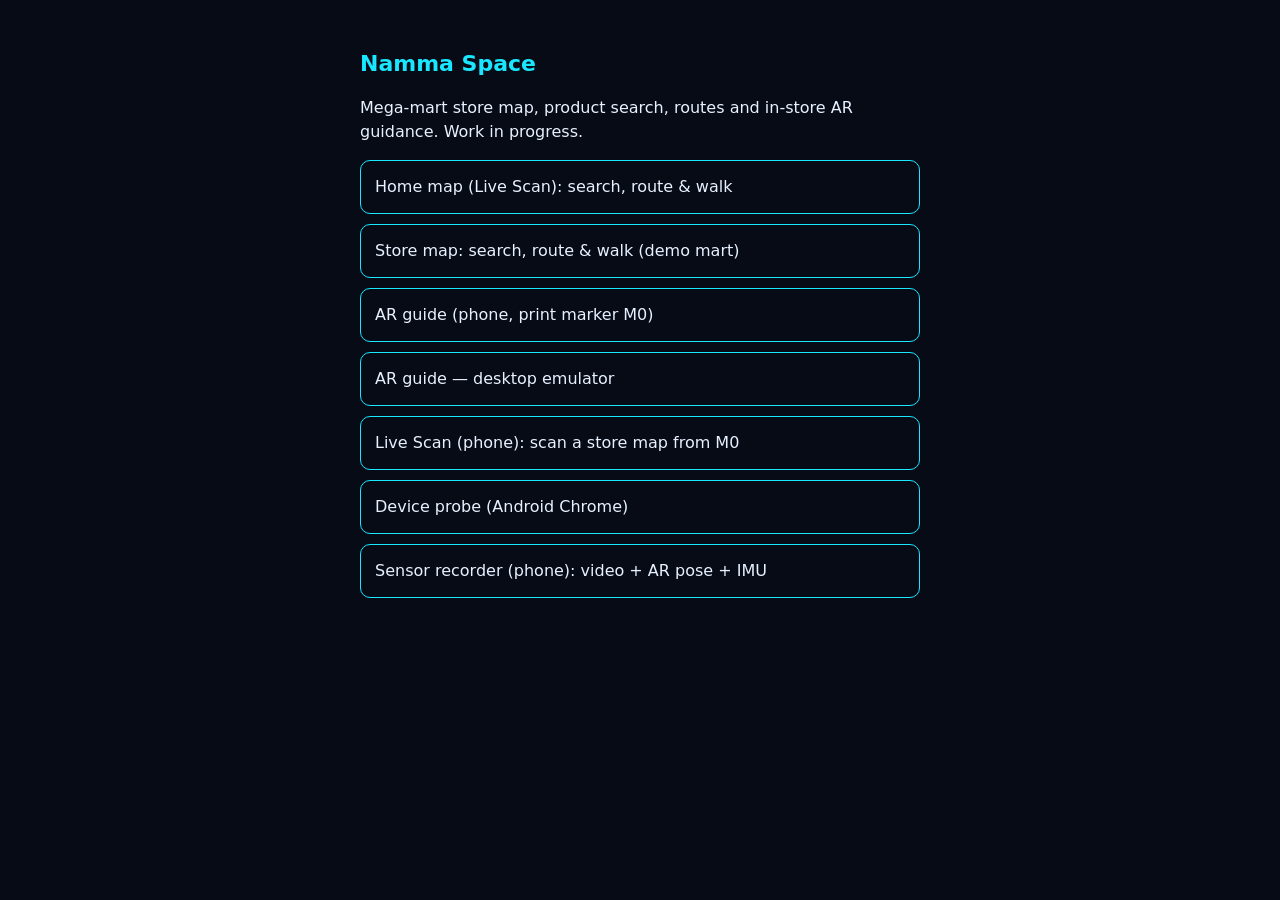
<file: index.html>
<!doctype html>
<html lang="en">
<head>
<meta charset="utf-8" />
<meta name="viewport" content="width=device-width, initial-scale=1" />
<title>Namma Space</title>
<style>
  body { margin: 0; background: #070b16; color: #e8f1ff; font: 16px/1.5 system-ui, sans-serif; }
  main { max-width: 560px; margin: 0 auto; padding: 32px 16px; }
  h1 { color: #19e6ff; font-size: 22px; }
  a { display: block; padding: 14px; margin: 10px 0; border: 1px solid #19e6ff; border-radius: 10px; color: #e8f1ff; text-decoration: none; }
</style>
</head>
<body>
<main>
  <h1>Namma Space</h1>
  <p>Mega-mart store map, product search, routes and in-store AR guidance. Work in progress.</p>
  <a href="app/?store=home">Home map (Live Scan): search, route &amp; walk</a>
  <a href="app/?store=demo-mart">Store map: search, route &amp; walk (demo mart)</a>
  <a href="app/ar.html?store=demo-mart">AR guide (phone, print marker M0)</a>
  <a href="app/ar.html?store=demo-mart&amp;emulate=1">AR guide — desktop emulator</a>
  <a href="app/scan.html?store=home">Live Scan (phone): scan a store map from M0</a>
  <a href="probe/">Device probe (Android Chrome)</a>
  <a href="record/">Sensor recorder (phone): video + AR pose + IMU</a>
</main>
</body>
</html>
</file>
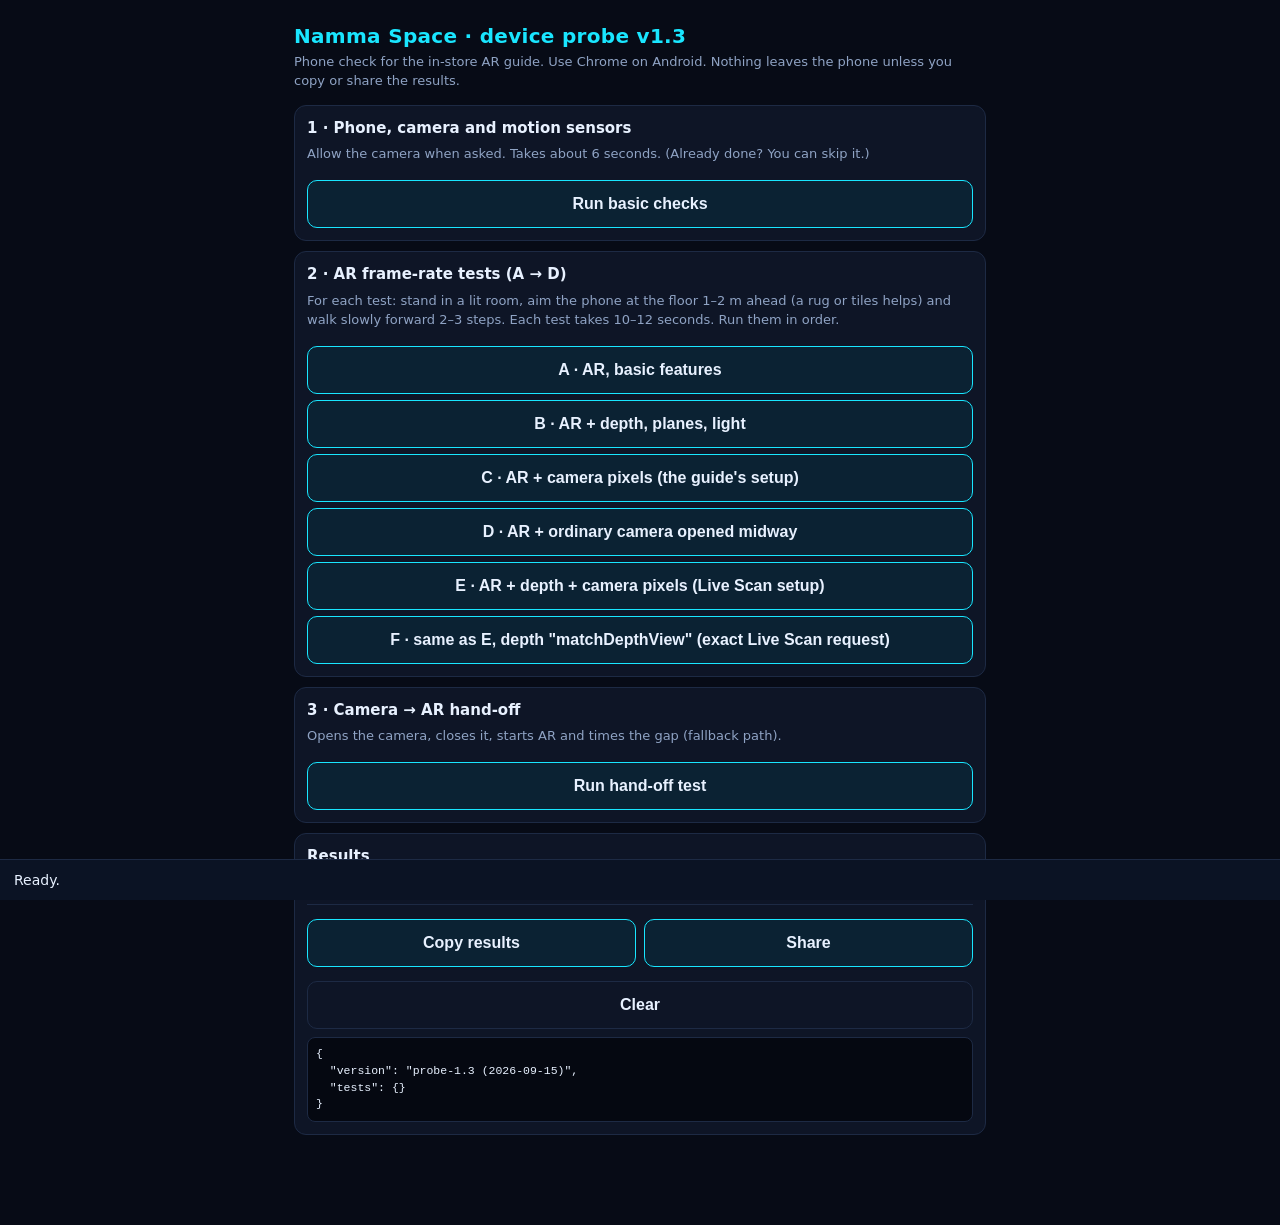
<file: probe/index.html>
<!doctype html>
<html lang="en">
<head>
<meta charset="utf-8" />
<meta name="viewport" content="width=device-width, initial-scale=1, viewport-fit=cover" />
<title>Namma Space — Device probe</title>
<style>
  :root { --bg:#070b16; --panel:#0e1526; --line:#1d2a44; --text:#e8f1ff; --muted:#8fa3c4; --cyan:#19e6ff; --ok:#3ddc84; --bad:#ff5d5d; --warn:#ffb020; }
  * { box-sizing: border-box; }
  body { margin:0; background:var(--bg); color:var(--text); font:15px/1.45 system-ui, -apple-system, "Segoe UI", Roboto, sans-serif; }
  main { max-width: 720px; margin: 0 auto; padding: 16px 14px 80px; }
  h1 { font-size: 20px; margin: 6px 0 2px; color: var(--cyan); letter-spacing: .3px; }
  p.sub { margin: 0 0 14px; color: var(--muted); font-size: 13px; }
  section { background: var(--panel); border: 1px solid var(--line); border-radius: 12px; padding: 12px; margin: 10px 0; }
  h2 { font-size: 15px; margin: 0 0 6px; }
  .hint { color: var(--muted); font-size: 13px; margin: 0 0 10px; }
  button { width: 100%; min-height: 48px; border-radius: 10px; border: 1px solid var(--cyan); background: #0b2233; color: var(--text); font-size: 16px; font-weight: 600; margin-top: 6px; }
  button:active { background: #103349; }
  button:disabled { opacity: .5; }
  button.done { border-color: var(--ok); }
  .row { display:flex; gap:8px; margin-top: 8px; }
  .row button { flex:1; }
  #summary { list-style: none; margin: 0; padding: 0; }
  #summary li { display:flex; justify-content:space-between; gap:10px; padding: 5px 0; border-bottom: 1px solid var(--line); font-size: 14px; }
  #summary li.head { color: var(--cyan); font-weight: 600; border-bottom-color: var(--cyan); padding-top: 10px; }
  .v { font-weight: 600; text-align: right; }
  .ok { color: var(--ok); } .bad { color: var(--bad); } .warn { color: var(--warn); }
  pre { white-space: pre-wrap; word-break: break-word; font-size: 11.5px; background: #050811; border: 1px solid var(--line); border-radius: 8px; padding: 8px; max-height: 45vh; overflow: auto; margin: 8px 0 0; }
  video { width: 100%; max-height: 180px; background: #000; border-radius: 8px; margin-top: 8px; display: none; }
  #status { position: fixed; left: 0; right: 0; bottom: 0; padding: 10px 14px; background: #0b1324; border-top: 1px solid var(--line); font-size: 14px; }
  #overlay { display: none; position: fixed; inset: 0; color: #fff; font: 600 20px/1.4 system-ui, sans-serif; text-align: center; padding: 28vh 16px 0; text-shadow: 0 1px 4px #000; }
  #overlay small { display:block; font-weight: 400; font-size: 15px; margin-top: 8px; }
  #overlay button { position: absolute; left: 20%; right: 20%; bottom: 8vh; width: auto; }
</style>
</head>
<body>
<main>
  <h1>Namma Space · device probe v1.3</h1>
  <p class="sub">Phone check for the in-store AR guide. Use Chrome on Android. Nothing leaves the phone unless you copy or share the results.</p>

  <section>
    <h2>1 · Phone, camera and motion sensors</h2>
    <p class="hint">Allow the camera when asked. Takes about 6 seconds. (Already done? You can skip it.)</p>
    <button id="btnBasics">Run basic checks</button>
    <video id="preview" playsinline muted></video>
  </section>

  <section>
    <h2>2 · AR frame-rate tests (A → D)</h2>
    <p class="hint">For each test: stand in a lit room, aim the phone at the floor 1–2 m ahead (a rug or tiles helps) and walk slowly forward 2–3 steps. Each test takes 10–12 seconds. Run them in order.</p>
    <button id="btnA">A · AR, basic features</button>
    <button id="btnB">B · AR + depth, planes, light</button>
    <button id="btnC">C · AR + camera pixels (the guide's setup)</button>
    <button id="btnD">D · AR + ordinary camera opened midway</button>
    <button id="btnE">E · AR + depth + camera pixels (Live Scan setup)</button>
    <button id="btnF">F · same as E, depth "matchDepthView" (exact Live Scan request)</button>
  </section>

  <section>
    <h2>3 · Camera → AR hand-off</h2>
    <p class="hint">Opens the camera, closes it, starts AR and times the gap (fallback path).</p>
    <button id="btnHandoff">Run hand-off test</button>
  </section>

  <section>
    <h2>Results</h2>
    <ul id="summary"></ul>
    <div class="row">
      <button id="btnCopy">Copy results</button>
      <button id="btnShare">Share</button>
    </div>
    <div class="row"><button id="btnClear" style="border-color:var(--line);background:transparent">Clear</button></div>
    <pre id="json">{}</pre>
  </section>
</main>
<div id="status">Ready.</div>
<div id="overlay"><span id="overlayText">Measuring…</span><small id="overlaySub"></small><button id="btnEnd">End test</button></div>

<script>
'use strict';
const VERSION = 'probe-1.3 (2026-09-15)';
const $ = (id) => document.getElementById(id);
const STORE_KEY = 'namma-probe-results';
let R = {};
try { R = JSON.parse(localStorage.getItem(STORE_KEY) || '{}'); } catch (_) { R = {}; }
if (R.version && R.version.startsWith('probe-1.0')) {
  R.previousV10 = { ar: R.ar, handoff: R.handoff, cameraAccess: R.cameraAccess };
  delete R.ar; delete R.handoff; delete R.cameraAccess;
}
R.version = VERSION;
R.tests = R.tests || {};

const sleep = (ms) => new Promise((r) => setTimeout(r, ms));
const round = (x, d = 1) => (typeof x === 'number' && isFinite(x) ? Math.round(x * 10 ** d) / 10 ** d : x);
const errInfo = (e) => (e ? { name: e.name || 'Error', message: String(e.message || e) } : null);
function setStatus(t) { $('status').textContent = t; }
function save() {
  R.updatedAt = new Date().toISOString();
  try { localStorage.setItem(STORE_KEY, JSON.stringify(R)); } catch (_) {}
  render();
}
function withTimeout(p, ms, label) {
  return Promise.race([p, new Promise((_, rej) => setTimeout(() => rej(Object.assign(new Error(label + ' timed out after ' + ms + ' ms'), { name: 'Timeout' })), ms))]);
}
function stats(arr) {
  if (!arr.length) return null;
  const s = [...arr].sort((a, b) => a - b);
  const q = (p) => s[Math.min(s.length - 1, Math.floor(p * (s.length - 1)))];
  return { n: s.length, median: round(q(0.5), 2), p95: round(q(0.95), 2), max: round(s[s.length - 1], 2) };
}

// ---------- summary ----------
function li(label, value, cls) { return `<li><span>${label}</span><span class="v ${cls || ''}">${value}</span></li>`; }
function head(label) { return `<li class="head"><span>${label}</span><span></span></li>`; }
const TEST_LABELS = { A: 'A · basic AR', B: 'B · + depth/planes/light', C: 'C · + camera pixels', D: 'D · + ordinary camera midway', E: 'E · depth + camera pixels', F: 'F · E + matchDepthView' };
function render() {
  const s = [];
  const b = R.basics;
  if (b) {
    s.push(head('Phone'));
    s.push(li('Device', (b.model || '') + ' · Android ' + (b.platformVersion || '?')));
    s.push(li('Chrome', b.chromeVersion || '?'));
    const cam = b.camera && b.camera.ok;
    s.push(li('Rear camera', cam ? `${b.camera.settings.width}×${b.camera.settings.height} @ ${round(b.camera.measuredFps)} fps` : 'failed', cam ? 'ok' : 'bad'));
    const rate = b.sensors && (b.sensors.gyroscope?.hz || b.sensors.deviceorientation?.hz);
    s.push(li('Gyro rate', rate ? round(rate) + ' Hz' : 'none', rate >= 50 ? 'ok' : rate ? 'warn' : 'bad'));
  }
  for (const k of ['A', 'B', 'C', 'D', 'E', 'F']) {
    const t = R.tests[k];
    if (!t) continue;
    s.push(head(TEST_LABELS[k]));
    if (!t.sessionStarted) { s.push(li('AR start', 'failed: ' + (t.error?.name || '?'), 'bad')); continue; }
    s.push(li('Frame rate (median)', round(t.fpsMedian) + ' fps', t.fpsMedian >= 28 ? 'ok' : t.fpsMedian >= 20 ? 'warn' : 'bad'));
    s.push(li('Worst frames (p95 gap)', round(t.frameIntervalMs?.p95, 0) + ' ms', t.frameIntervalMs?.p95 <= 50 ? 'ok' : 'warn'));
    s.push(li('Floor found in frames', round(100 * t.hitFrameFraction, 0) + ' %', t.hitFrameFraction > 0.5 ? 'ok' : t.hitFrameFraction > 0 ? 'warn' : 'bad'));
    s.push(li('Walked (tracked)', round(t.trackedPathM, 2) + ' m', t.trackedPathM > 0.5 ? 'ok' : 'warn'));
    if (t.depth) {
      s.push(li('Depth valid', round(100 * t.depth.validFraction, 0) + ' %', t.depth.validFraction > 0.5 ? 'ok' : 'warn'));
      s.push(li('Depth updating (changed reads)', round(100 * (1 - t.depth.staleFraction), 0) + ' %', t.depth.staleFraction < 0.5 ? 'ok' : 'bad'));
      if (t.depth.missingReads) s.push(li('Depth missing reads', t.depth.missingReads, 'warn'));
    } else if (t.features && t.features.includes('depth-sensing')) s.push(li('Depth', t.enabledFeatures?.includes('depth-sensing') ? 'granted, never read' : 'NOT granted', 'bad'));
    if (t.camera) {
      const c = t.camera;
      s.push(li('Camera frames read', c.images ? `${c.images} (${c.width}×${c.height})` : 'none', c.images ? 'ok' : 'bad'));
      if (c.smallReadMs) s.push(li(`Read ${c.smallSize?.join('×')}`, c.smallReadMs.median + ' ms (p95 ' + c.smallReadMs.p95 + ')', c.smallReadMs.p95 < 12 ? 'ok' : 'warn'));
      if (c.fullReadMs) s.push(li('Read full frame', c.fullReadMs.median + ' ms', c.fullReadMs.median < 30 ? 'ok' : 'warn'));
    }
    if (t.cameraDuringAr) {
      const g = t.cameraDuringAr;
      s.push(li('Camera opened during AR', g.ok ? 'yes' : 'no (' + (g.error?.name || '?') + ')', g.ok ? 'ok' : 'warn'));
      if (t.perSecond) s.push(li('fps per second', t.perSecond.map((x) => x[0]).join(' '), ''));
    }
  }
  const h = R.handoff;
  if (h) { s.push(head('Hand-off')); s.push(li('Camera stop → tracked AR', h.ok ? round(h.stopToTrackedMs ?? h.stopToFirstXrFrameMs, 0) + ' ms' : 'failed', h.ok ? 'ok' : 'bad')); }
  $('summary').innerHTML = s.join('') || li('Nothing run yet', '');
  $('json').textContent = JSON.stringify(R, null, 2);
  for (const k of ['A', 'B', 'C', 'D', 'E', 'F']) $('btn' + k).classList.toggle('done', !!R.tests[k]?.sessionStarted);
}
render();

// ---------- 1. basics ----------
async function gatherEnv() {
  const env = {
    userAgent: navigator.userAgent, secureContext: window.isSecureContext,
    deviceMemoryGb: navigator.deviceMemory ?? null, hardwareConcurrency: navigator.hardwareConcurrency ?? null,
    screen: { w: screen.width, h: screen.height, dpr: devicePixelRatio },
  };
  const m = navigator.userAgent.match(/Chrome\/([\d.]+)/); env.chromeVersion = m ? m[1] : null;
  try {
    if (navigator.userAgentData?.getHighEntropyValues) {
      const hv = await navigator.userAgentData.getHighEntropyValues(['model', 'platformVersion', 'fullVersionList']);
      env.model = hv.model; env.platformVersion = hv.platformVersion;
      const full = (hv.fullVersionList || []).find((x) => /Chrom/.test(x.brand));
      if (full) env.chromeVersion = full.version;
    }
  } catch (e) { env.uaDataError = errInfo(e); }
  try {
    const gl = document.createElement('canvas').getContext('webgl2');
    if (gl) { const dbg = gl.getExtension('WEBGL_debug_renderer_info'); env.webgl2 = { renderer: dbg ? gl.getParameter(dbg.UNMASKED_RENDERER_WEBGL) : gl.getParameter(gl.RENDERER), maxTexture: gl.getParameter(gl.MAX_TEXTURE_SIZE) }; }
  } catch (e) { env.webgl2 = { error: errInfo(e) }; }
  env.webgpu = { available: !!navigator.gpu };
  try {
    if (navigator.gpu) { const ad = await withTimeout(navigator.gpu.requestAdapter(), 3000, 'requestAdapter'); env.webgpu.adapter = !!ad; if (ad?.info) env.webgpu.info = { vendor: ad.info.vendor, architecture: ad.info.architecture }; }
  } catch (e) { env.webgpu.error = errInfo(e); }
  env.xr = { available: !!navigator.xr };
  try { if (navigator.xr) env.xr.immersiveArSupported = await navigator.xr.isSessionSupported('immersive-ar'); } catch (e) { env.xr.error = errInfo(e); }
  return env;
}
function countEvents(target, type, ms, pick) {
  return new Promise((resolve) => {
    let n = 0, first = null, last = null, sample = null;
    const h = (ev) => { const t = performance.now(); if (first === null) first = t; last = t; n++; if (!sample && pick) sample = pick(ev); };
    target.addEventListener(type, h);
    setTimeout(() => { target.removeEventListener(type, h); resolve({ events: n, hz: n > 1 ? round((n - 1) / ((last - first) / 1000)) : 0, sample }); }, ms);
  });
}
async function genericSensor(name, ms) {
  const Ctor = window[name];
  if (!Ctor) return { available: false };
  return new Promise((resolve) => {
    let s, n = 0, first = null, last = null, done = false;
    const finish = (extra) => {
      if (done) return; done = true; try { s && s.stop(); } catch (_) {}
      resolve(Object.assign({ available: true, readings: n, hz: n > 1 ? round((n - 1) / ((last - first) / 1000)) : 0 }, extra || {}));
    };
    try {
      s = new Ctor({ frequency: 60 });
      s.addEventListener('reading', () => { const t = performance.now(); if (first === null) first = t; last = t; n++; });
      s.addEventListener('error', (ev) => finish({ error: errInfo(ev.error) }));
      s.start(); setTimeout(() => finish(), ms);
    } catch (e) { finish({ error: errInfo(e) }); }
  });
}
async function cameraCheck() {
  const out = { ok: false };
  let stream;
  try {
    stream = await withTimeout(navigator.mediaDevices.getUserMedia({ audio: false, video: { facingMode: { ideal: 'environment' }, width: { ideal: 1920 }, height: { ideal: 1080 } } }), 15000, 'getUserMedia');
    const track = stream.getVideoTracks()[0];
    out.label = track.label; out.settings = track.getSettings();
    if (track.getCapabilities) { const c = track.getCapabilities(); out.capabilities = { width: c.width, height: c.height, frameRate: c.frameRate, focusMode: c.focusMode, exposureMode: c.exposureMode, zoom: c.zoom }; }
    const v = $('preview'); v.style.display = 'block'; v.srcObject = stream; await v.play();
    if (v.requestVideoFrameCallback) {
      let n = 0, t0 = null, t1 = null;
      await new Promise((resolve) => {
        const cb = (now) => { if (t0 === null) t0 = now; t1 = now; n++; if (now - t0 < 2000) v.requestVideoFrameCallback(cb); else resolve(); };
        v.requestVideoFrameCallback(cb); setTimeout(resolve, 3500);
      });
      out.measuredFps = n > 1 ? round((n - 1) / ((t1 - t0) / 1000)) : 0;
    }
    out.ok = true;
  } catch (e) { out.error = errInfo(e); }
  finally { if (stream) stream.getTracks().forEach((t) => t.stop()); $('preview').srcObject = null; $('preview').style.display = 'none'; }
  return out;
}
$('btnBasics').onclick = async () => {
  const btn = $('btnBasics'); btn.disabled = true;
  try {
    setStatus('Reading phone details…');
    const env = await gatherEnv();
    setStatus('Opening the rear camera…');
    const camera = await cameraCheck();
    setStatus('Measuring motion sensors…');
    const [deviceorientation, devicemotion, gyroscope, relOrient] = await Promise.all([
      countEvents(window, 'deviceorientation', 2500), countEvents(window, 'devicemotion', 2500),
      genericSensor('Gyroscope', 2500), genericSensor('RelativeOrientationSensor', 2500),
    ]);
    R.basics = Object.assign(env, { camera, sensors: { deviceorientation, devicemotion, gyroscope, relativeOrientationSensor: relOrient } });
    save(); setStatus('Basic checks done. Next: test A.');
  } catch (e) { setStatus('Basic checks failed: ' + e.message); }
  finally { btn.disabled = false; }
};

// ---------- XR helpers ----------
function makeGl() {
  const canvas = document.createElement('canvas');
  const gl = canvas.getContext('webgl2', { xrCompatible: true, alpha: true, antialias: false, depth: true }) || canvas.getContext('webgl', { xrCompatible: true, alpha: true });
  if (!gl) throw new Error('No WebGL context');
  return gl;
}
async function startSession(optional, extraDepth) {
  const gl = makeGl();
  const init = { requiredFeatures: [], optionalFeatures: optional };
  if (optional.includes('dom-overlay')) init.domOverlay = { root: $('overlay') };
  if (optional.includes('depth-sensing')) init.depthSensing = Object.assign({ usagePreference: ['cpu-optimized', 'gpu-optimized'], dataFormatPreference: ['luminance-alpha', 'float32'] }, extraDepth || {});
  const session = await navigator.xr.requestSession('immersive-ar', init);
  try {
    session.updateRenderState({ baseLayer: new XRWebGLLayer(session, gl) });
    let refSpace, refType = 'local-floor';
    try { refSpace = await session.requestReferenceSpace('local-floor'); }
    catch (_) { refType = 'local'; refSpace = await session.requestReferenceSpace('local'); }
    return { session, gl, refSpace, refType };
  } catch (e) { try { await session.end(); } catch (_) {} throw e; }
}
function showOverlay(text, sub) { $('overlayText').textContent = text; $('overlaySub').textContent = sub || ''; $('overlay').style.display = 'block'; }
function hideOverlay() { $('overlay').style.display = 'none'; }
let endRequested = false;
$('btnEnd').onclick = () => { endRequested = true; };

// Reads WebXR camera-access frames: a 1/4-size copy via a shader every 3rd frame (what a marker
// detector would use) and a full-size read every 45th frame (to price the expensive path).
function makeCameraReader(session, gl) {
  const binding = new XRWebGLBinding(session, gl);
  const r = { images: 0, nullImages: 0, errors: 0, readsSmall: [], readsFull: [], luma: [] };
  const sh = (type, src) => { const o = gl.createShader(type); gl.shaderSource(o, src); gl.compileShader(o); if (!gl.getShaderParameter(o, gl.COMPILE_STATUS)) throw new Error(gl.getShaderInfoLog(o)); return o; };
  const prog = gl.createProgram();
  gl.attachShader(prog, sh(gl.VERTEX_SHADER, 'attribute vec2 p; varying vec2 uv; void main(){ uv = p * 0.5 + 0.5; gl_Position = vec4(p, 0.0, 1.0); }'));
  gl.attachShader(prog, sh(gl.FRAGMENT_SHADER, 'precision mediump float; varying vec2 uv; uniform sampler2D t; void main(){ gl_FragColor = texture2D(t, uv); }'));
  gl.linkProgram(prog);
  const aP = gl.getAttribLocation(prog, 'p'), uT = gl.getUniformLocation(prog, 't');
  const quad = gl.createBuffer();
  gl.bindBuffer(gl.ARRAY_BUFFER, quad);
  gl.bufferData(gl.ARRAY_BUFFER, new Float32Array([-1, -1, 1, -1, -1, 1, 1, 1]), gl.STATIC_DRAW);
  let smallFb = null, smallTex = null, sw = 0, shh = 0, smallBuf = null, fullBuf = null;
  const fullFb = gl.createFramebuffer();
  r.onFrame = (pose, frameNo) => {
    for (const view of pose.views) {
      if (!view.camera) continue;
      let tex;
      try { tex = binding.getCameraImage(view.camera); } catch (e) { r.errors++; r.lastError = errInfo(e); continue; }
      if (!tex) { r.nullImages++; continue; }
      r.images++; r.width = view.camera.width; r.height = view.camera.height;
      if (!smallFb) {
        sw = Math.max(1, Math.round(r.width / 4)); shh = Math.max(1, Math.round(r.height / 4));
        smallTex = gl.createTexture(); gl.bindTexture(gl.TEXTURE_2D, smallTex);
        gl.texImage2D(gl.TEXTURE_2D, 0, gl.RGBA, sw, shh, 0, gl.RGBA, gl.UNSIGNED_BYTE, null);
        gl.texParameteri(gl.TEXTURE_2D, gl.TEXTURE_MIN_FILTER, gl.LINEAR);
        smallFb = gl.createFramebuffer(); gl.bindFramebuffer(gl.FRAMEBUFFER, smallFb);
        gl.framebufferTexture2D(gl.FRAMEBUFFER, gl.COLOR_ATTACHMENT0, gl.TEXTURE_2D, smallTex, 0);
        smallBuf = new Uint8Array(sw * shh * 4);
        r.smallSize = [sw, shh];
      }
      if (frameNo % 3 === 0) {
        const t0 = performance.now();
        gl.bindFramebuffer(gl.FRAMEBUFFER, smallFb); gl.viewport(0, 0, sw, shh);
        gl.disable(gl.DEPTH_TEST); gl.useProgram(prog);
        gl.activeTexture(gl.TEXTURE0); gl.bindTexture(gl.TEXTURE_2D, tex); gl.uniform1i(uT, 0);
        gl.bindBuffer(gl.ARRAY_BUFFER, quad); gl.enableVertexAttribArray(aP); gl.vertexAttribPointer(aP, 2, gl.FLOAT, false, 0, 0);
        gl.drawArrays(gl.TRIANGLE_STRIP, 0, 4);
        gl.readPixels(0, 0, sw, shh, gl.RGBA, gl.UNSIGNED_BYTE, smallBuf);
        r.readsSmall.push(performance.now() - t0);
        if (frameNo % 30 === 0) {
          let sum = 0, sq = 0, n = 0;
          for (let i = 0; i < smallBuf.length; i += 16) { const y = 0.299 * smallBuf[i] + 0.587 * smallBuf[i + 1] + 0.114 * smallBuf[i + 2]; sum += y; sq += y * y; n++; }
          const mean = sum / n; r.luma.push([round(mean), round(Math.sqrt(Math.max(0, sq / n - mean * mean)))]);
        }
      }
      if (frameNo % 45 === 0) {
        const t0 = performance.now();
        gl.bindFramebuffer(gl.FRAMEBUFFER, fullFb);
        gl.framebufferTexture2D(gl.FRAMEBUFFER, gl.COLOR_ATTACHMENT0, gl.TEXTURE_2D, tex, 0);
        if (gl.checkFramebufferStatus(gl.FRAMEBUFFER) === gl.FRAMEBUFFER_COMPLETE) {
          if (!fullBuf || fullBuf.length !== r.width * r.height * 4) fullBuf = new Uint8Array(r.width * r.height * 4);
          gl.readPixels(0, 0, r.width, r.height, gl.RGBA, gl.UNSIGNED_BYTE, fullBuf);
          r.readsFull.push(performance.now() - t0);
        }
        gl.framebufferTexture2D(gl.FRAMEBUFFER, gl.COLOR_ATTACHMENT0, gl.TEXTURE_2D, null, 0);
      }
    }
  };
  r.summary = () => ({ images: r.images, nullImages: r.nullImages, errors: r.errors, lastError: r.lastError || null, width: r.width, height: r.height,
    smallSize: r.smallSize || null, smallReadMs: stats(r.readsSmall), fullReadMs: stats(r.readsFull), lumaMeanStd: r.luma });
  return r;
}

// Opens the ordinary camera while AR runs, keeps it streaming for holdMs, then closes it.
async function holdCameraDuringAr(holdMs) {
  const info = {};
  const t = performance.now();
  let s, v;
  try {
    s = await withTimeout(navigator.mediaDevices.getUserMedia({ video: { facingMode: { ideal: 'environment' }, width: { ideal: 1280 }, height: { ideal: 720 } } }), 4000, 'getUserMedia during AR');
    info.ok = true; info.openMs = round(performance.now() - t, 0);
    const st = s.getVideoTracks()[0].getSettings(); info.settings = { width: st.width, height: st.height };
    v = document.createElement('video'); v.muted = true; v.playsInline = true; v.srcObject = s;
    await v.play().catch(() => {});
    let n = 0, closed = false;
    if (v.requestVideoFrameCallback) { const cb = () => { n++; if (!closed) v.requestVideoFrameCallback(cb); }; v.requestVideoFrameCallback(cb); }
    await sleep(holdMs);
    closed = true; info.videoFramesWhileHeld = n;
  } catch (e) { info.ok = false; info.error = errInfo(e); }
  finally { if (s) s.getTracks().forEach((x) => x.stop()); if (v) v.srcObject = null; }
  return info;
}

const BASIC = ['local-floor', 'hit-test', 'anchors', 'dom-overlay'];
const TESTS = {
  A: { optional: BASIC, durationMs: 10000 },
  B: { optional: [...BASIC, 'depth-sensing', 'plane-detection', 'light-estimation'], durationMs: 10000 },
  C: { optional: [...BASIC, 'camera-access'], durationMs: 12000 },
  D: { optional: BASIC, durationMs: 12000, cameraAt: 4000, cameraHoldMs: 3000 },
  E: { optional: [...BASIC, 'depth-sensing', 'camera-access'], durationMs: 12000 },
  F: { optional: [...BASIC, 'depth-sensing', 'camera-access'], durationMs: 12000, depthInit: { usagePreference: ['cpu-optimized'], dataFormatPreference: ['luminance-alpha'], matchDepthView: true } },
};

async function runArTest(key) {
  const cfg = TESTS[key];
  const buttons = ['A', 'B', 'C', 'D', 'E', 'F'].map((k) => $('btn' + k));
  buttons.forEach((b) => (b.disabled = true)); endRequested = false;
  const out = { features: cfg.optional, sessionStarted: false };
  const tReq = performance.now();
  let ctx;
  try {
    if (!navigator.xr) throw Object.assign(new Error('navigator.xr missing'), { name: 'NoWebXR' });
    ctx = await startSession(cfg.optional, cfg.depthInit);
    const { session, gl, refSpace } = ctx;
    out.sessionStarted = true; out.referenceSpace = ctx.refType;
    out.enabledFeatures = session.enabledFeatures ? Array.from(session.enabledFeatures) : null;
    try { out.depthUsage = session.depthUsage ?? null; } catch (_) { out.depthUsage = null; } // throws when depth-sensing is not enabled
    out.sessionFrameRate = session.frameRate ?? null;
    out.supportedFrameRates = session.supportedFrameRates ? Array.from(session.supportedFrameRates) : null;
    showOverlay('Aim at the floor and walk slowly forward', 'Test ' + key);

    let hitSource = null;
    try { const viewer = await session.requestReferenceSpace('viewer'); hitSource = await session.requestHitTestSource({ space: viewer }); }
    catch (e) { out.hitTestError = errInfo(e); }
    let cam = null;
    if (out.enabledFeatures?.includes('camera-access') && window.XRWebGLBinding) {
      try { cam = makeCameraReader(session, gl); } catch (e) { out.cameraReaderError = errInfo(e); }
    }

    const T = { t0: null, last: null, frames: 0, emulated: 0, hitFrames: 0, planesMax: 0, intervals: [], buckets: [], positions: [], depth: [], depthSig: null, depthReads: 0, depthStale: 0, depthMissing: 0, depthMs: [] };
    let camPromise = null;
    await new Promise((resolve) => {
      const onFrame = (time, frame) => {
        const now = performance.now();
        const pose = frame.getViewerPose(refSpace);
        if (pose) {
          if (T.t0 === null) { T.t0 = now; out.firstFrameMs = round(now - tReq, 0); }
          const elapsed = now - T.t0;
          const sec = Math.floor(elapsed / 1000);
          const bucket = T.buckets[sec] || (T.buckets[sec] = [0, 0]);
          bucket[0]++; T.frames++;
          if (T.last !== null) T.intervals.push(now - T.last);
          T.last = now;
          if (pose.emulatedPosition) T.emulated++;
          if (T.frames % 5 === 0) { const p = pose.transform.position; T.positions.push([p.x, p.y, p.z]); }
          if (hitSource) { try { if (frame.getHitTestResults(hitSource).length) { bucket[1]++; T.hitFrames++; } } catch (_) {} }
          if (frame.detectedPlanes) T.planesMax = Math.max(T.planesMax, frame.detectedPlanes.size);
          if (out.depthUsage === 'cpu-optimized' && T.frames % 3 === 0 && frame.getDepthInformation) {
            try {
              const td = performance.now();
              const d = frame.getDepthInformation(pose.views[0]);
              if (d) {
                let valid = 0, sum = 0, n = 0, sig = '';
                for (let i = 0; i < 8; i++) for (let j = 0; j < 5; j++) { const m = d.getDepthInMeters((i + 0.5) / 8, (j + 0.5) / 5); n++; sig += m.toFixed(3) + ','; if (m > 0) { valid++; sum += m; } }
                T.depthMs.push(performance.now() - td); T.depthReads++;
                if (T.depthSig === sig) T.depthStale++;
                T.depthSig = sig;
                if (T.frames % 15 === 0) T.depth.push([valid / n, valid ? sum / valid : 0]);
                if (!out.depthSize) out.depthSize = [d.width, d.height];
              } else T.depthMissing++;
            } catch (e) { out.depthError = errInfo(e); T.depthMissing++; }
          }
          if (cam) { try { cam.onFrame(pose, T.frames); } catch (e) { out.cameraFrameError = errInfo(e); cam = null; } }
          if (cfg.cameraAt && !camPromise && elapsed > cfg.cameraAt) {
            out.cameraOpenedAtSec = round(elapsed / 1000, 1);
            camPromise = holdCameraDuringAr(cfg.cameraHoldMs).then((i) => { i.closedAtSec = round((performance.now() - T.t0) / 1000, 1); return i; });
          }
          $('overlaySub').textContent = `Test ${key} · ${Math.max(0, (cfg.durationMs - elapsed) / 1000).toFixed(0)} s · ${bucket[0]} fps · ${T.hitFrames ? 'floor found' : 'looking for the floor'}`;
          if (elapsed > cfg.durationMs || endRequested) { resolve(); return; }
        } else if (now - tReq > cfg.durationMs + 10000) { resolve(); return; }
        const layer = session.renderState.baseLayer;
        gl.bindFramebuffer(gl.FRAMEBUFFER, layer.framebuffer);
        gl.viewport(0, 0, layer.framebufferWidth, layer.framebufferHeight);
        gl.clearColor(0, 0, 0, 0); gl.clear(gl.COLOR_BUFFER_BIT | gl.DEPTH_BUFFER_BIT);
        session.requestAnimationFrame(onFrame);
      };
      session.addEventListener('end', () => resolve(), { once: true });
      session.requestAnimationFrame(onFrame);
    });

    const iv = stats(T.intervals);
    out.frames = T.frames;
    out.frameIntervalMs = iv;
    out.fpsMedian = iv ? round(1000 / iv.median) : 0;
    out.fpsOverall = T.last && T.t0 ? round((T.frames - 1) / ((T.last - T.t0) / 1000)) : 0;
    out.perSecond = T.buckets.map((b) => b || [0, 0]);
    out.emulatedFraction = T.frames ? round(T.emulated / T.frames, 3) : 1;
    out.hitFrameFraction = T.frames ? round(T.hitFrames / T.frames, 3) : 0;
    out.planesMax = T.planesMax;
    let path = 0; for (let i = 1; i < T.positions.length; i++) { const a = T.positions[i - 1], b = T.positions[i]; path += Math.hypot(b[0] - a[0], b[2] - a[2]); }
    out.trackedPathM = round(path, 3);
    if (T.depth.length || T.depthReads) out.depth = { samples: T.depth.length, reads: T.depthReads, validFraction: T.depth.length ? round(T.depth.reduce((s, d) => s + d[0], 0) / T.depth.length, 3) : 0, meanM: T.depth.length ? round(T.depth.reduce((s, d) => s + d[1], 0) / T.depth.length, 2) : 0, staleFraction: T.depthReads ? round(T.depthStale / T.depthReads, 3) : 1, missingReads: T.depthMissing, readMs: stats(T.depthMs) };
    else if (out.depthUsage) out.depth = { reads: 0, missingReads: T.depthMissing, staleFraction: 1, validFraction: 0 };
    if (cam) out.camera = cam.summary();
    if (camPromise) out.cameraDuringAr = await withTimeout(camPromise, 8000, 'camera hold').catch((e) => ({ ok: false, error: errInfo(e) }));
    try { await session.end(); } catch (_) {}
  } catch (e) {
    out.error = errInfo(e);
    try { ctx?.session?.end(); } catch (_) {}
  } finally {
    hideOverlay();
    R.tests[key] = out; save();
    buttons.forEach((b) => (b.disabled = false));
    const next = { A: 'B', B: 'C', C: 'D', D: 'E', E: 'F', F: null }[key];
    setStatus(out.sessionStarted ? `Test ${key}: ${out.fpsMedian} fps, floor in ${Math.round(100 * out.hitFrameFraction)}% of frames.` + (next ? ` Next: test ${next}.` : ' All AR tests done — copy the results.') : `Test ${key} could not start: ${out.error?.message || 'unknown'}`);
  }
}
for (const k of ['A', 'B', 'C', 'D', 'E', 'F']) $('btn' + k).onclick = () => runArTest(k);

// ---------- 3. hand-off ----------
$('btnHandoff').onclick = async () => {
  const btn = $('btnHandoff'); btn.disabled = true; endRequested = false;
  const out = { ok: false };
  let ctx;
  try {
    setStatus('Opening camera…');
    const tCam = performance.now();
    const stream = await withTimeout(navigator.mediaDevices.getUserMedia({ video: { facingMode: { ideal: 'environment' } } }), 8000, 'getUserMedia');
    out.cameraOpenMs = round(performance.now() - tCam, 0);
    const v = $('preview'); v.style.display = 'block'; v.srcObject = stream; await v.play();
    await sleep(600);
    const tStop = performance.now();
    stream.getTracks().forEach((t) => t.stop());
    v.srcObject = null; v.style.display = 'none';
    ctx = await startSession(['local-floor', 'hit-test', 'dom-overlay']);
    out.stopToSessionMs = round(performance.now() - tStop, 0);
    showOverlay('Hand-off test', 'Waiting for tracking…');
    const { session, gl, refSpace } = ctx;
    await new Promise((resolve) => {
      let tracked = 0;
      const onFrame = (time, frame) => {
        const layer = session.renderState.baseLayer;
        gl.bindFramebuffer(gl.FRAMEBUFFER, layer.framebuffer); gl.clearColor(0, 0, 0, 0); gl.clear(gl.COLOR_BUFFER_BIT);
        const pose = frame.getViewerPose(refSpace);
        const now = performance.now();
        if (pose) {
          if (out.stopToFirstXrFrameMs === undefined) out.stopToFirstXrFrameMs = round(now - tStop, 0);
          if (!pose.emulatedPosition) { tracked++; if (out.stopToTrackedMs === undefined) out.stopToTrackedMs = round(now - tStop, 0); }
          if (tracked > 20 || endRequested) { resolve(); return; }
        }
        if (now - tStop > 12000) { resolve(); return; }
        session.requestAnimationFrame(onFrame);
      };
      session.requestAnimationFrame(onFrame);
    });
    out.ok = out.stopToFirstXrFrameMs !== undefined;
    try { await session.end(); } catch (_) {}
  } catch (e) { out.error = errInfo(e); try { ctx?.session?.end(); } catch (_) {} }
  finally {
    hideOverlay(); $('preview').style.display = 'none';
    R.handoff = out; save(); btn.disabled = false;
    setStatus(out.ok ? `Hand-off: ${out.stopToTrackedMs ?? out.stopToFirstXrFrameMs} ms.` : 'Hand-off failed: ' + (out.error?.message || 'no AR frame'));
  }
};

// ---------- results ----------
$('btnCopy').onclick = async () => {
  const text = JSON.stringify(R, null, 2);
  try { await navigator.clipboard.writeText(text); setStatus('Copied. Paste it into the chat.'); }
  catch (_) { const r = document.createRange(); r.selectNodeContents($('json')); const sel = getSelection(); sel.removeAllRanges(); sel.addRange(r); setStatus('Clipboard blocked: the text is selected, use Copy from the menu.'); }
};
$('btnShare').onclick = async () => {
  const text = JSON.stringify(R, null, 2);
  if (navigator.share) { try { await navigator.share({ title: 'Namma Space probe results', text }); } catch (_) {} }
  else setStatus('Sharing not supported here: use Copy.');
};
$('btnClear').onclick = () => { R = { version: VERSION, tests: {} }; try { localStorage.removeItem(STORE_KEY); } catch (_) {} render(); setStatus('Cleared.'); };
if (!window.isSecureContext) setStatus('Not a secure (https) page: camera and AR will not work.');
</script>
</body>
</html>
</file>
